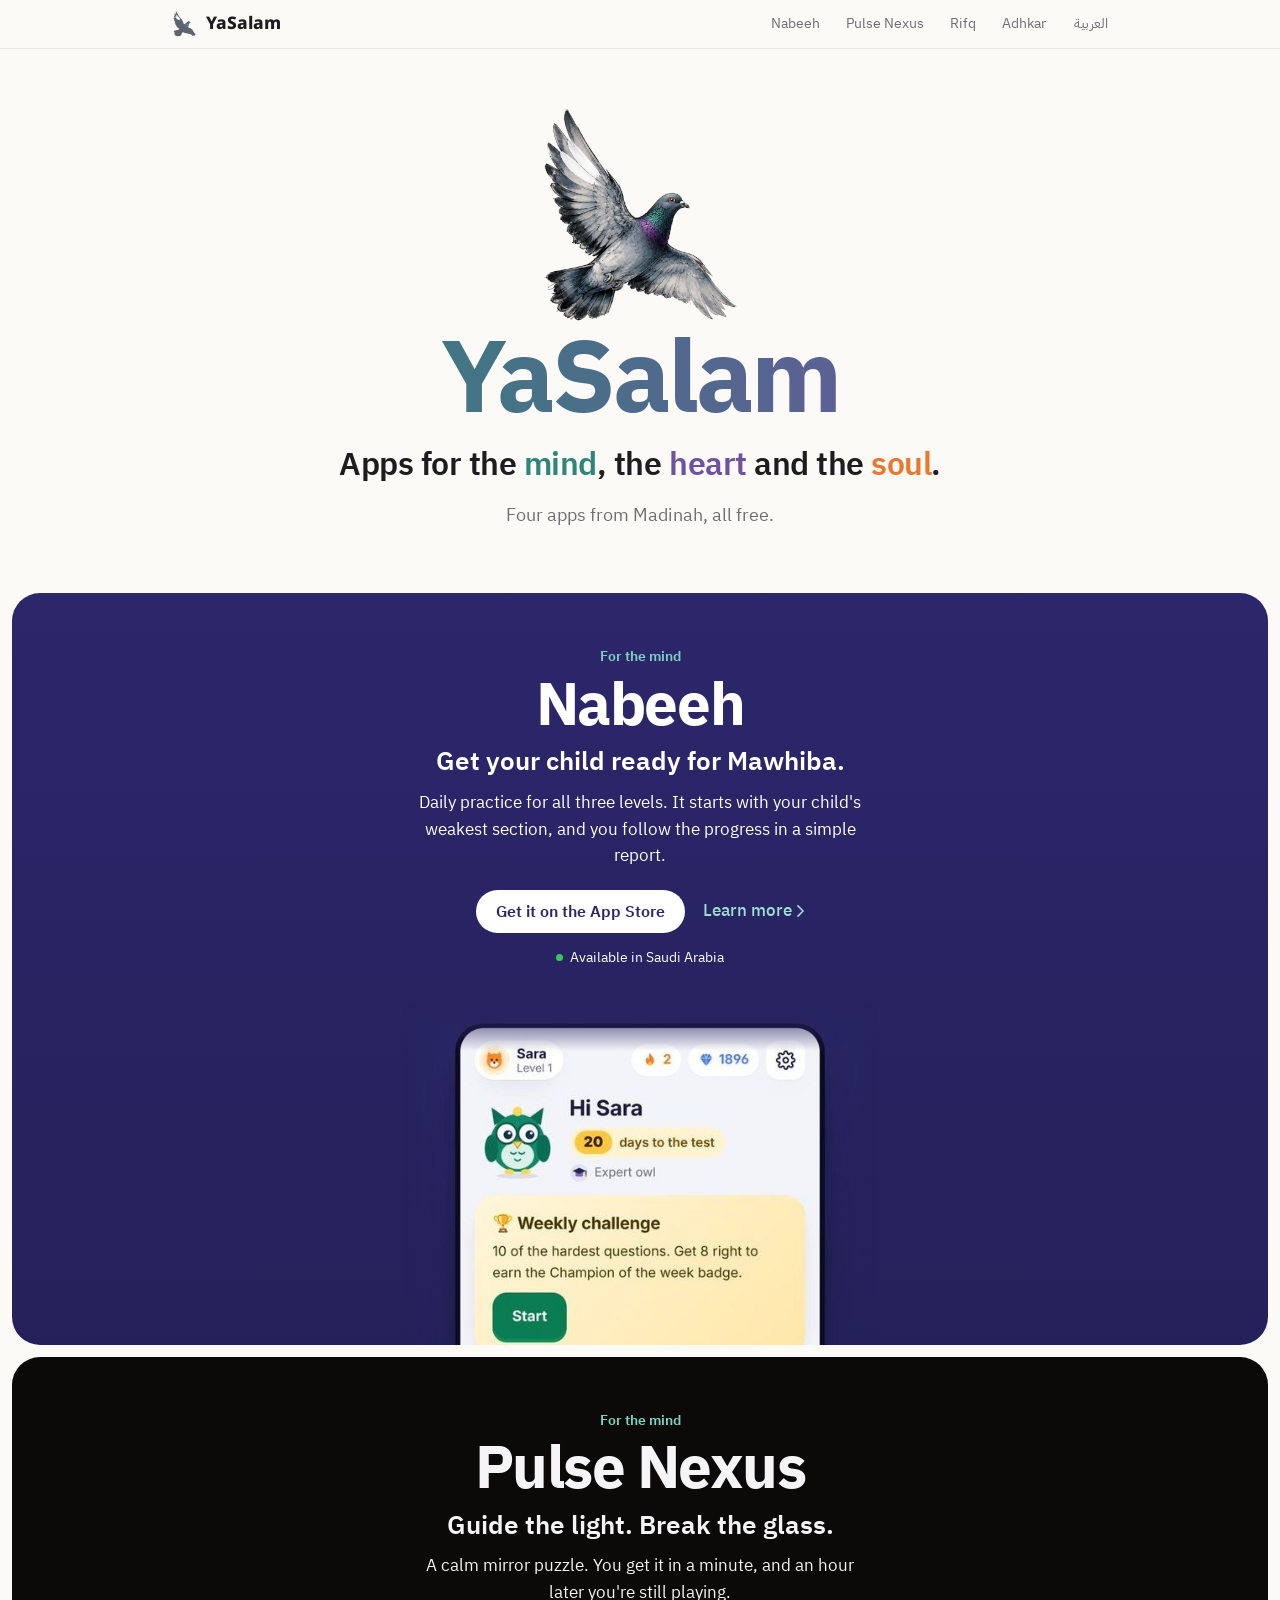
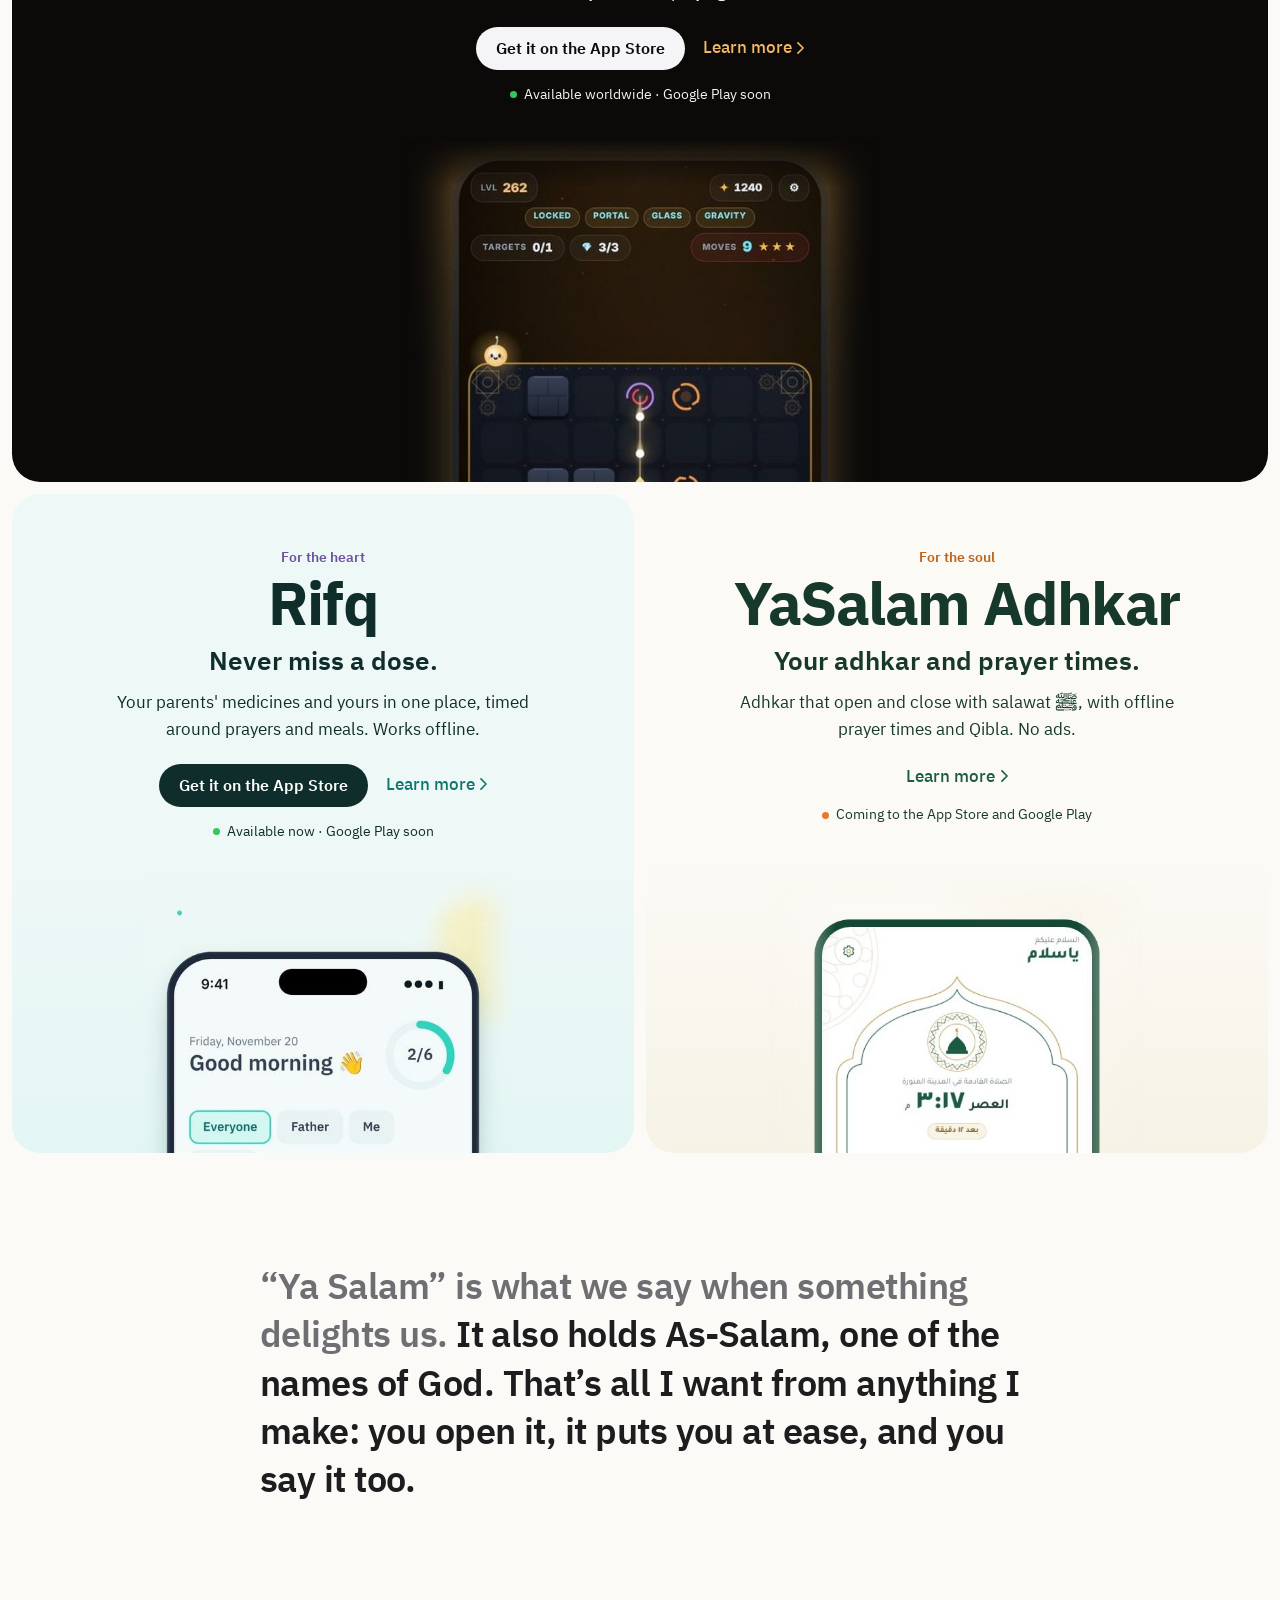
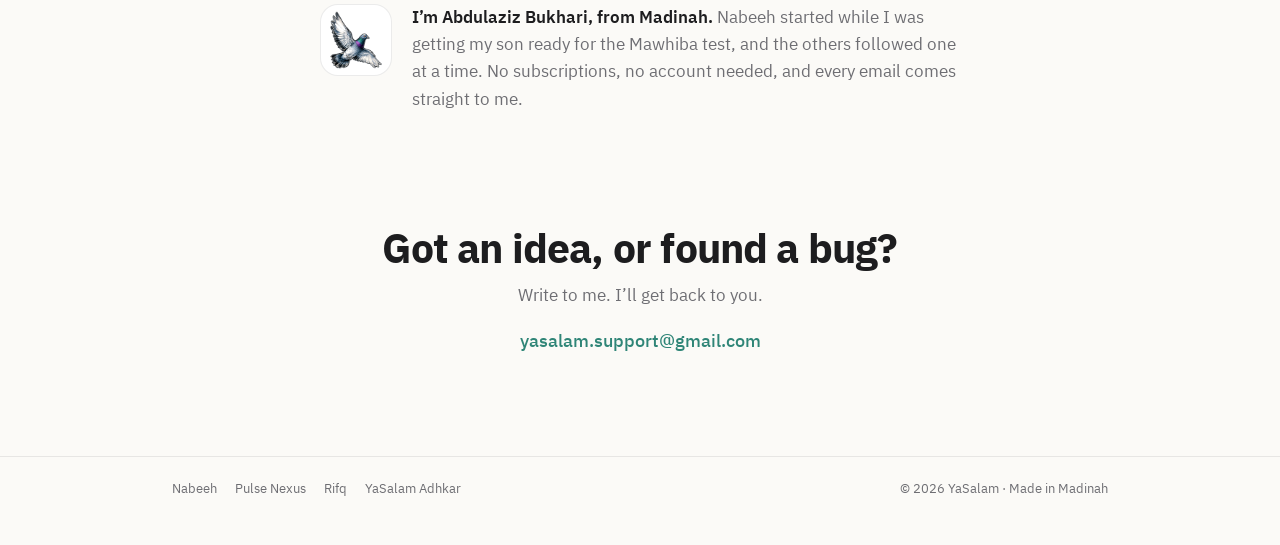
<file: index.html>
<!doctype html>
<html lang="ar" dir="rtl" data-l="ar">
<head>
<meta name="google-site-verification" content="wIbMjIijzJPXRSBT2TxEtTGvj2EUv-Tj34yz_brSvT0" />
<meta charset="utf-8">
<meta name="viewport" content="width=device-width, initial-scale=1, viewport-fit=cover">
<title>ياسلام · YaSalam — تطبيقات للعقل والقلب والروح</title>
<meta name="description" content="ياسلام: أربعة تطبيقات صغيرة من المدينة المنورة — نبيه، Pulse Nexus، رفق، وأذكار ياسلام. YaSalam: small apps for the mind, heart and soul, made in Madinah.">
<meta name="theme-color" content="#FBFAF7" media="(prefers-color-scheme: light)">
<meta name="theme-color" content="#000000" media="(prefers-color-scheme: dark)">
<meta property="og:title" content="ياسلام · YaSalam — تطبيقات للعقل والقلب والروح">
<meta property="og:description" content="نبيه · Pulse Nexus · رفق · أذكار ياسلام — For the mind, heart and soul">
<meta property="og:image" content="https://bukhaa0s-cyber.github.io/img/yasalam-512.png">
<meta property="og:type" content="website">
<link rel="icon" href="img/favicon.png?v=4">
<link rel="apple-touch-icon" href="img/apple-touch-icon.png?v=4">
<link rel="preconnect" href="https://fonts.googleapis.com">
<link rel="preconnect" href="https://fonts.gstatic.com" crossorigin>
<link href="https://fonts.googleapis.com/css2?family=IBM+Plex+Sans+Arabic:wght@400;500;600;700&family=Noto+Kufi+Arabic:wght@700;800&display=swap" rel="stylesheet">
<script>document.documentElement.classList.add('js')</script>
<script src="lang.js"></script>
<style>
/* One idea per screen. The apps carry the colour; the page stays quiet.
   Pigeon colours (teal neck, purple neck, orange eye) are used as accents only. */
:root{
  --page:#FBFAF7; --paper:#FFFFFF; --ink:#1D1D1F; --muted:#6E6E73; --hair:rgba(0,0,0,.08);
  --teal:#2F8577; --purple:#6E52A0; --eye:#E8792E; --link:#2F8577;
  --nav:rgba(251,250,247,.72);
}
@media (prefers-color-scheme:dark){
  :root{--page:#000; --paper:#111113; --ink:#F5F5F7; --muted:#A1A1A6; --hair:rgba(255,255,255,.12);
    --teal:#6CC3B5; --purple:#B29BDD; --eye:#F59A52; --link:#6CC3B5; --nav:rgba(0,0,0,.72)}
}
*{box-sizing:border-box}
html{-webkit-text-size-adjust:100%;scroll-behavior:smooth}
body{margin:0;background:var(--page);color:var(--ink);
  font:17px/1.6 -apple-system,BlinkMacSystemFont,'SF Pro Text','SF Arabic','IBM Plex Sans Arabic','Segoe UI',Roboto,sans-serif;
  -webkit-font-smoothing:antialiased}
html[data-l='ar'] body{line-height:1.75}
a{color:inherit;text-decoration:none}
img{display:block;max-width:100%}
html[data-l='ar'] .en,html[data-l='en'] .ar{display:none!important}
.kufi{font-family:'Noto Kufi Arabic','IBM Plex Sans Arabic',sans-serif}
.wrap{max-width:980px;margin:0 auto;padding:0 22px}

/* nav — thin, translucent, out of the way */
.nav{position:sticky;top:0;z-index:20;background:var(--nav);backdrop-filter:saturate(180%) blur(20px);-webkit-backdrop-filter:saturate(180%) blur(20px);border-bottom:1px solid var(--hair)}
.nav .wrap{height:48px;display:flex;align-items:center;gap:28px}
.brand{display:flex;align-items:center;gap:8px;font-weight:800;font-size:1.02em}
.brand img{width:26px;height:26px}
.links{display:flex;gap:26px;margin-inline-start:auto;font-size:.82em;color:var(--muted)}
.links a:hover{color:var(--ink)}
.lang{margin-inline-start:auto;background:none;border:0;padding:6px 0;font:inherit;font-size:.82em;color:var(--muted);cursor:pointer}
.lang:hover{color:var(--ink)}
.links+.lang{margin-inline-start:0}
@media (max-width:720px){.links{display:none}}

/* hero */
.hero{text-align:center;padding:56px 0 64px}
.hero .bird{width:min(220px,56vw);height:auto;margin:0 auto -6px}
.word{margin:0;font-size:clamp(3.6em,12vw,6em);line-height:1.15;font-weight:800;
  background:linear-gradient(90deg,var(--teal),var(--purple));-webkit-background-clip:text;background-clip:text;color:transparent}
.word .en{font-family:-apple-system,BlinkMacSystemFont,'SF Pro Display','IBM Plex Sans Arabic',sans-serif;letter-spacing:-.03em}
.tag{margin:6px 0 0;font-size:clamp(1.35em,3.6vw,1.9em);font-weight:600;line-height:1.35}
html[data-l='en'] .tag{letter-spacing:-.015em}
.tag .m{color:var(--teal)}.tag .h{color:var(--purple)}.tag .s{color:var(--eye)}
.lede{margin:14px auto 0;max-width:440px;color:var(--muted);font-size:1.05em}

/* product tiles — each app in its own colour world, phone rising from the bottom edge */
.tiles{display:grid;grid-template-columns:1fr 1fr;gap:12px;padding:0 12px}
.tile{grid-column:span 2;position:relative;overflow:hidden;border-radius:28px;text-align:center;
  padding:52px 24px 0;min-height:640px;display:flex;flex-direction:column;align-items:center;background:var(--bg);color:var(--fg)}
.tile.half{grid-column:span 1}
.eyebrow{font-size:.85em;font-weight:600;color:var(--eb);margin:0}
.tile h2{margin:2px 0 0;font-size:clamp(2.4em,6vw,3.5em);line-height:1.15;font-weight:700}
html[data-l='en'] .tile h2{letter-spacing:-.025em}
.tile .say{margin:4px 0 0;font-size:clamp(1.2em,2.6vw,1.55em);font-weight:600;line-height:1.4}
.tile .more{margin:10px auto 0;max-width:460px;font-size:.98em;opacity:.78}
.cta{display:flex;gap:18px;align-items:center;justify-content:center;flex-wrap:wrap;margin-top:20px}
.pill{display:inline-flex;align-items:center;padding:9px 20px;border-radius:999px;font-size:.92em;font-weight:600;background:var(--fg);color:var(--pt);transition:opacity .2s}
.pill:hover{opacity:.85}
.go{font-size:.98em;font-weight:500;color:var(--lk)}
.go:hover{text-decoration:underline}
.go::after{content:'';display:inline-block;width:.42em;height:.72em;margin-inline-start:.35em;background:currentColor;vertical-align:-.04em;
  -webkit-mask:url("data:image/svg+xml,%3Csvg xmlns='http://www.w3.org/2000/svg' viewBox='0 0 8 14'%3E%3Cpath d='M1 1l6 6-6 6' fill='none' stroke='%23000' stroke-width='1.8' stroke-linecap='round' stroke-linejoin='round'/%3E%3C/svg%3E") center/contain no-repeat;
          mask:url("data:image/svg+xml,%3Csvg xmlns='http://www.w3.org/2000/svg' viewBox='0 0 8 14'%3E%3Cpath d='M1 1l6 6-6 6' fill='none' stroke='%23000' stroke-width='1.8' stroke-linecap='round' stroke-linejoin='round'/%3E%3C/svg%3E") center/contain no-repeat}
html[dir=rtl] .go::after{transform:scaleX(-1)}
.go.mail::after{content:none}
.status{margin:14px 0 0;font-size:.8em;opacity:.65;display:flex;align-items:center;gap:7px}
.status i{width:7px;height:7px;border-radius:50%;background:#34C759}
.status.soon i{background:var(--eye)}
.phone{margin-top:auto;padding-top:34px;width:min(470px,94%)}
.phone img{width:100%;height:auto;
  -webkit-mask-image:linear-gradient(to right,transparent,#000 10%,#000 90%,transparent),linear-gradient(to bottom,transparent,#000 14%);
  -webkit-mask-composite:source-in;
          mask-image:linear-gradient(to right,transparent,#000 10%,#000 90%,transparent),linear-gradient(to bottom,transparent,#000 14%);
          mask-composite:intersect}
.half .phone{width:min(380px,94%)}
.t-dhikr .phone img{-webkit-mask-image:linear-gradient(to right,transparent,#000 18%,#000 82%,transparent),linear-gradient(to bottom,transparent,#000 14%);mask-image:linear-gradient(to right,transparent,#000 18%,#000 82%,transparent),linear-gradient(to bottom,transparent,#000 14%)}

.t-nabeeh{--bg:linear-gradient(180deg,#2C276B,#24215A);--fg:#fff;--pt:#2C276B;--eb:#7FD1C3;--lk:#9FE0D4}
.t-pulse{--bg:#0B0A09;--fg:#F5F5F7;--pt:#0B0A09;--eb:#7FD1C3;--lk:#F2B865}
.t-rifq{--bg:linear-gradient(180deg,#EEF8F7 55%,#E3F6F4);--fg:#0F2E2B;--pt:#fff;--eb:#6E52A0;--lk:#0F766E}
.t-dhikr{--bg:linear-gradient(180deg,#FBFAF5 55%,#F6F2E6);--fg:#17392C;--pt:#fff;--eb:#C0621F;--lk:#1A5B42}

@media (min-width:1100px){.tiles{max-width:1500px;margin:0 auto}}
@media (max-width:820px){
  .tile.half{grid-column:span 2}
  .tile{min-height:0;padding-top:44px;border-radius:22px}
  .tiles{padding:0 8px;gap:8px}
}

/* statement */
.statement{padding:110px 0 30px}
.statement p{margin:0 auto;max-width:760px;font-size:clamp(1.45em,3.4vw,2.1em);font-weight:600;line-height:1.5}
html[data-l='en'] .statement p{letter-spacing:-.015em;line-height:1.35}
.statement .dim{color:var(--muted)}

/* maker */
.maker{padding:70px 0 40px}
.maker .card{max-width:640px;margin:0 auto;display:grid;grid-template-columns:72px 1fr;gap:20px;align-items:start}
.maker img{width:72px;height:72px;border-radius:18px;background:var(--paper);border:1px solid var(--hair);padding:6px}
.maker p{margin:0;color:var(--muted)}
.maker p b{color:var(--ink);font-weight:600}
.maker .sig{margin-top:10px;color:var(--ink);font-weight:600}

/* contact */
.contact{text-align:center;padding:70px 0 100px}
.contact h2{margin:0;font-size:clamp(1.7em,4vw,2.4em);font-weight:700;line-height:1.3}
html[data-l='en'] .contact h2{letter-spacing:-.02em}
.contact p{margin:6px 0 18px;color:var(--muted)}
.contact .go{color:var(--link);font-size:1.08em}

footer{border-top:1px solid var(--hair);padding:22px 0 44px;font-size:.78em;color:var(--muted)}
footer .row{display:flex;flex-wrap:wrap;gap:8px 22px;justify-content:space-between}
footer nav{display:flex;flex-wrap:wrap;gap:6px 18px}
footer a:hover{color:var(--ink)}

/* quiet entrance */
.js .rv{opacity:0;transform:translateY(28px);transition:opacity .9s ease,transform .9s cubic-bezier(.2,.7,.2,1)}
.js .rv.in{opacity:1;transform:none}
@media (prefers-reduced-motion:reduce){*{transition:none!important;scroll-behavior:auto!important}.js .rv{opacity:1;transform:none}}
::selection{background:var(--eye);color:#fff}
:focus-visible{outline:2px solid var(--eye);outline-offset:3px;border-radius:6px}
</style>
</head>
<body>

<header class="nav"><div class="wrap">
  <a class="brand kufi" href="./">
    <picture><source srcset="img/yasalam-mark-dark.svg?v=4" media="(prefers-color-scheme: dark)"><img src="img/yasalam-mark.svg?v=4" alt="" width="26" height="26"></picture>
    <span class="ar">ياسلام</span><span class="en">YaSalam</span>
  </a>
  <nav class="links">
    <a href="#nabeeh"><span class="ar">نبيه</span><span class="en">Nabeeh</span></a>
    <a href="#pulse">Pulse Nexus</a>
    <a href="#rifq"><span class="ar">رفق</span><span class="en">Rifq</span></a>
    <a href="#adhkar"><span class="ar">الأذكار</span><span class="en">Adhkar</span></a>
  </nav>
  <button class="lang" onclick="toggleLang()"><span class="ar">English</span><span class="en">العربية</span></button>
</div></header>

<main>

<section class="hero"><div class="wrap">
  <img class="bird rv" src="img/pigeon.png?v=3" alt="حمامة من حمام الحرم · A Haram pigeon" width="220" height="220">
  <h1 class="word kufi rv"><span class="ar">ياسلام</span><span class="en">YaSalam</span></h1>
  <p class="tag rv"><span class="ar">تطبيقات <span class="m">للعقل</span>، و<span class="h">القلب</span>، و<span class="s">الروح</span>.</span><span class="en">Apps for the <span class="m">mind</span>, the <span class="h">heart</span> and the <span class="s">soul</span>.</span></p>
  <p class="lede rv"><span class="ar">أربعة تطبيقات من المدينة المنورة، وكلها مجانية.</span><span class="en">Four apps from Madinah, all free.</span></p>
</div></section>

<div class="tiles">

  <article class="tile t-nabeeh" id="nabeeh">
    <p class="eyebrow rv"><span class="ar">للعقل</span><span class="en">For the mind</span></p>
    <h2 class="rv"><span class="ar">نبيه</span><span class="en">Nabeeh</span></h2>
    <p class="say rv"><span class="ar">جهّز طفلك لاختبار موهبة.</span><span class="en">Get your child ready for Mawhiba.</span></p>
    <p class="more rv"><span class="ar">تمرين يومي للمستويات الثلاثة، يبدأ من أضعف قسم عند طفلك، وتتابع تقدّمه في تقرير بسيط.</span><span class="en">Daily practice for all three levels. It starts with your child's weakest section, and you follow the progress in a simple report.</span></p>
    <div class="cta rv">
      <a class="pill" href="https://apps.apple.com/sa/app/id6826632743" rel="noopener"><span class="ar">حمّله من App Store</span><span class="en">Get it on the App Store</span></a>
      <a class="go" href="/nabeeh/"><span class="ar">اعرف أكثر</span><span class="en">Learn more</span></a>
    </div>
    <p class="status rv"><i></i><span class="ar">متاح في السعودية</span><span class="en">Available in Saudi Arabia</span></p>
    <div class="phone rv"><img class="ar" src="img/phone-nabeeh-ar.jpg" alt="شاشة نبيه الرئيسية" width="560" height="408" loading="lazy"><img class="en" src="img/phone-nabeeh-en.jpg" alt="Nabeeh home screen" width="560" height="408" loading="lazy"></div>
  </article>

  <article class="tile t-pulse" id="pulse">
    <p class="eyebrow rv"><span class="ar">للعقل</span><span class="en">For the mind</span></p>
    <h2 class="rv">Pulse Nexus</h2>
    <p class="say rv"><span class="ar">وجّه الضوء. حطّم الزجاج.</span><span class="en">Guide the light. Break the glass.</span></p>
    <p class="more rv"><span class="ar">لغز مرايا هادئ. تفهمه في دقيقة، وبعد ساعة تنتبه أنك ما زلت تلعب.</span><span class="en">A calm mirror puzzle. You get it in a minute, and an hour later you're still playing.</span></p>
    <div class="cta rv">
      <a class="pill" href="https://apps.apple.com/app/id6828459834" rel="noopener"><span class="ar">حمّلها من App Store</span><span class="en">Get it on the App Store</span></a>
      <a class="go" href="/pulse-nexus-site/"><span class="ar">اعرف أكثر</span><span class="en">Learn more</span></a>
    </div>
    <p class="status rv"><i></i><span class="ar">متاحة حول العالم · قريباً على Google Play</span><span class="en">Available worldwide · Google Play soon</span></p>
    <div class="phone rv"><img class="ar" src="img/phone-pulse-nexus-ar.jpg" alt="مرحلة من Pulse Nexus" width="560" height="408" loading="lazy"><img class="en" src="img/phone-pulse-nexus-en.jpg" alt="A Pulse Nexus level" width="560" height="408" loading="lazy"></div>
  </article>

  <article class="tile half t-rifq" id="rifq">
    <p class="eyebrow rv"><span class="ar">للقلب</span><span class="en">For the heart</span></p>
    <h2 class="rv"><span class="ar">رفق</span><span class="en">Rifq</span></h2>
    <p class="say rv"><span class="ar">لا تفوّت جرعة.</span><span class="en">Never miss a dose.</span></p>
    <p class="more rv"><span class="ar">أدويتك وأدوية والديك في مكان واحد، بمواعيد على الصلاة والوجبات. ويعمل بدون إنترنت.</span><span class="en">Your parents' medicines and yours in one place, timed around prayers and meals. Works offline.</span></p>
    <div class="cta rv">
      <a class="pill" href="https://apps.apple.com/app/id6829280280" rel="noopener"><span class="ar">حمّله من App Store</span><span class="en">Get it on the App Store</span></a>
      <a class="go" href="/rifq-app/"><span class="ar">اعرف أكثر</span><span class="en">Learn more</span></a>
    </div>
    <p class="status rv"><i></i><span class="ar">متاح الآن · قريباً على Google Play</span><span class="en">Available now · Google Play soon</span></p>
    <div class="phone rv"><img class="ar" src="img/phone-rifq-ar.jpg" alt="شاشة رفق" width="560" height="408" loading="lazy"><img class="en" src="img/phone-rifq-en.jpg" alt="Rifq screen" width="560" height="408" loading="lazy"></div>
  </article>

  <article class="tile half t-dhikr" id="adhkar">
    <p class="eyebrow rv"><span class="ar">للروح</span><span class="en">For the soul</span></p>
    <h2 class="rv"><span class="ar">أذكار ياسلام</span><span class="en">YaSalam Adhkar</span></h2>
    <p class="say rv"><span class="ar">أذكارك ومواقيت صلاتك.</span><span class="en">Your adhkar and prayer times.</span></p>
    <p class="more rv"><span class="ar">أذكار تبدأ وتُختم بالصلاة على النبي ﷺ، ومواقيت وقبلة بدون إنترنت. وبلا إعلانات.</span><span class="en">Adhkar that open and close with salawat ﷺ, with offline prayer times and Qibla. No ads.</span></p>
    <div class="cta rv">
      <a class="go" href="/yasalam-app/"><span class="ar">اعرف أكثر</span><span class="en">Learn more</span></a>
    </div>
    <p class="status soon rv"><i></i><span class="ar">قريباً على App Store وGoogle Play</span><span class="en">Coming to the App Store and Google Play</span></p>
    <div class="phone rv"><img src="img/phone-yasalam-app-ar.jpg" alt="شاشة أذكار ياسلام · YaSalam Adhkar screen" width="560" height="408" loading="lazy"></div>
  </article>

</div>

<section class="statement"><div class="wrap">
  <p class="rv"><span class="ar"><span class="dim">«ياسلام» نقولها حين يعجبنا شيء.</span> وفيها «السلام»، اسم من أسماء الله الحسنى. وهذا كل ما أريده من أي تطبيق أصنعه: تفتحه، فيريحك، فتقولها.</span><span class="en"><span class="dim">“Ya Salam” is what we say when something delights us.</span> It also holds As-Salam, one of the names of God. That’s all I want from anything I make: you open it, it puts you at ease, and you say it too.</span></p>
</div></section>

<section class="maker"><div class="wrap">
  <div class="card rv">
    <img src="img/pigeon-160.png" alt="" width="72" height="72">
    <div>
      <p><span class="ar"><b>أنا عبدالعزيز بخاري، من المدينة المنورة.</b> بدأت بنبيه وأنا أجهّز ولدي لاختبار موهبة، ثم جاءت البقية واحداً بعد الآخر. لا اشتراكات، ولا حساب مطلوب، وكل رسالة على البريد تصلني أنا.</span><span class="en"><b>I’m Abdulaziz Bukhari, from Madinah.</b> Nabeeh started while I was getting my son ready for the Mawhiba test, and the others followed one at a time. No subscriptions, no account needed, and every email comes straight to me.</span></p>
    </div>
  </div>
</div></section>

<section class="contact" id="contact"><div class="wrap rv">
  <h2><span class="ar">عندك فكرة، أو وجدت مشكلة؟</span><span class="en">Got an idea, or found a bug?</span></h2>
  <p><span class="ar">اكتب لي، وأرد عليك.</span><span class="en">Write to me. I’ll get back to you.</span></p>
  <a class="go mail" href="mailto:yasalam.support@gmail.com?subject=YaSalam"><span dir="ltr">yasalam.support@gmail.com</span></a>
</div></section>

</main>

<footer><div class="wrap row">
  <nav>
    <a href="/nabeeh/"><span class="ar">نبيه</span><span class="en">Nabeeh</span></a>
    <a href="/pulse-nexus-site/">Pulse Nexus</a>
    <a href="/rifq-app/"><span class="ar">رفق</span><span class="en">Rifq</span></a>
    <a href="/yasalam-app/"><span class="ar">أذكار ياسلام</span><span class="en">YaSalam Adhkar</span></a>
  </nav>
  <span>© 2026 <span class="ar">ياسلام · صُنع في المدينة المنورة</span><span class="en">YaSalam · Made in Madinah</span></span>
</div></footer>

<script>
(function(){
  var els=document.querySelectorAll('.rv');
  if(!('IntersectionObserver' in window)){els.forEach(function(e){e.classList.add('in')});return}
  var io=new IntersectionObserver(function(es){es.forEach(function(e){if(e.isIntersecting){e.target.classList.add('in');io.unobserve(e.target)}})},{rootMargin:'0px 0px -8% 0px'});
  els.forEach(function(e){io.observe(e)});
})();
</script>
</body>
</html>
</file>
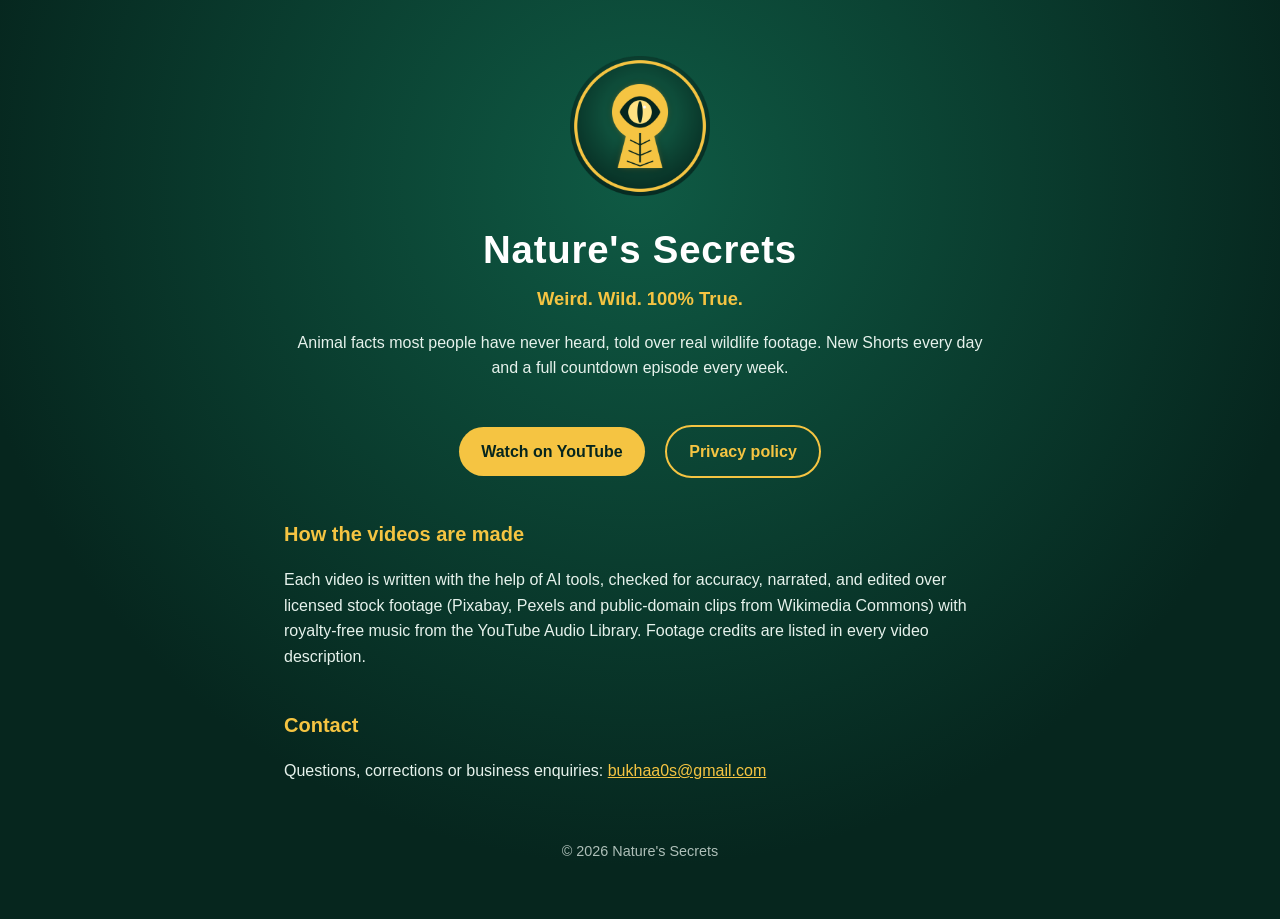
<file: natures-secrets/index.html>
<!DOCTYPE html>
<html lang="en">
<head>
<meta charset="utf-8"><meta name="viewport" content="width=device-width,initial-scale=1">
<title>Nature's Secrets – Weird. Wild. 100% True.</title>
<meta name="description" content="Nature's Secrets is a YouTube channel about weird, wild and 100% true animal facts, with real footage.">
<link rel="icon" href="logo.png"><link rel="stylesheet" href="style.css">
</head>
<body><main>
<section class="hero">
  <img src="logo.png" alt="Nature's Secrets logo">
  <h1>Nature's Secrets</h1>
  <p class="tag">Weird. Wild. 100% True.</p>
  <p>Animal facts most people have never heard, told over real wildlife footage.
  New Shorts every day and a full countdown episode every week.</p>
  <a class="btn" href="https://www.youtube.com/@ONatureSecrets">Watch on YouTube</a>
  <a class="btn ghost" href="privacy.html">Privacy policy</a>
</section>
<h2>How the videos are made</h2>
<p>Each video is written with the help of AI tools, checked for accuracy, narrated, and edited
over licensed stock footage (Pixabay, Pexels and public-domain clips from Wikimedia Commons)
with royalty-free music from the YouTube Audio Library. Footage credits are listed in every
video description.</p>
<h2>Contact</h2>
<p>Questions, corrections or business enquiries: <a href="mailto:bukhaa0s@gmail.com">bukhaa0s@gmail.com</a></p>
<footer>© 2026 Nature's Secrets</footer>
</main></body>
</html>
</file>
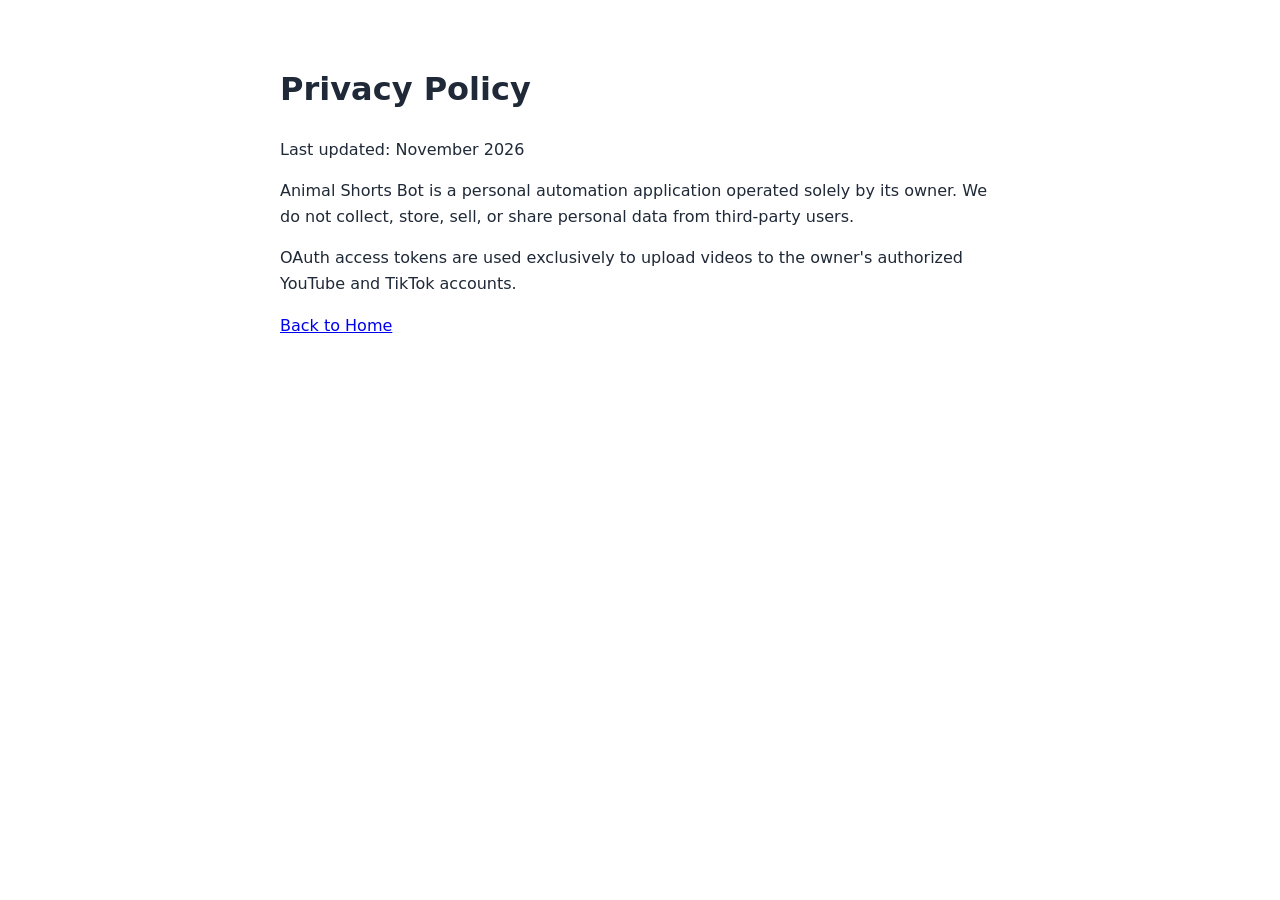
<file: privacy.html>
<!DOCTYPE html>
<html lang="en">
<head>
  <meta charset="UTF-8">
  <title>Privacy Policy - Animal Shorts Bot</title>
  <style>
    body { font-family: system-ui, sans-serif; max-width: 720px; margin: 4rem auto; padding: 0 1rem; line-height: 1.6; color: #1f2937; }
  </style>
</head>
<body>
  <h1>Privacy Policy</h1>
  <p>Last updated: November 2026</p>
  <p>Animal Shorts Bot is a personal automation application operated solely by its owner. We do not collect, store, sell, or share personal data from third-party users.</p>
  <p>OAuth access tokens are used exclusively to upload videos to the owner's authorized YouTube and TikTok accounts.</p>
  <p><a href="index.html">Back to Home</a></p>
</body>
</html>
</file>
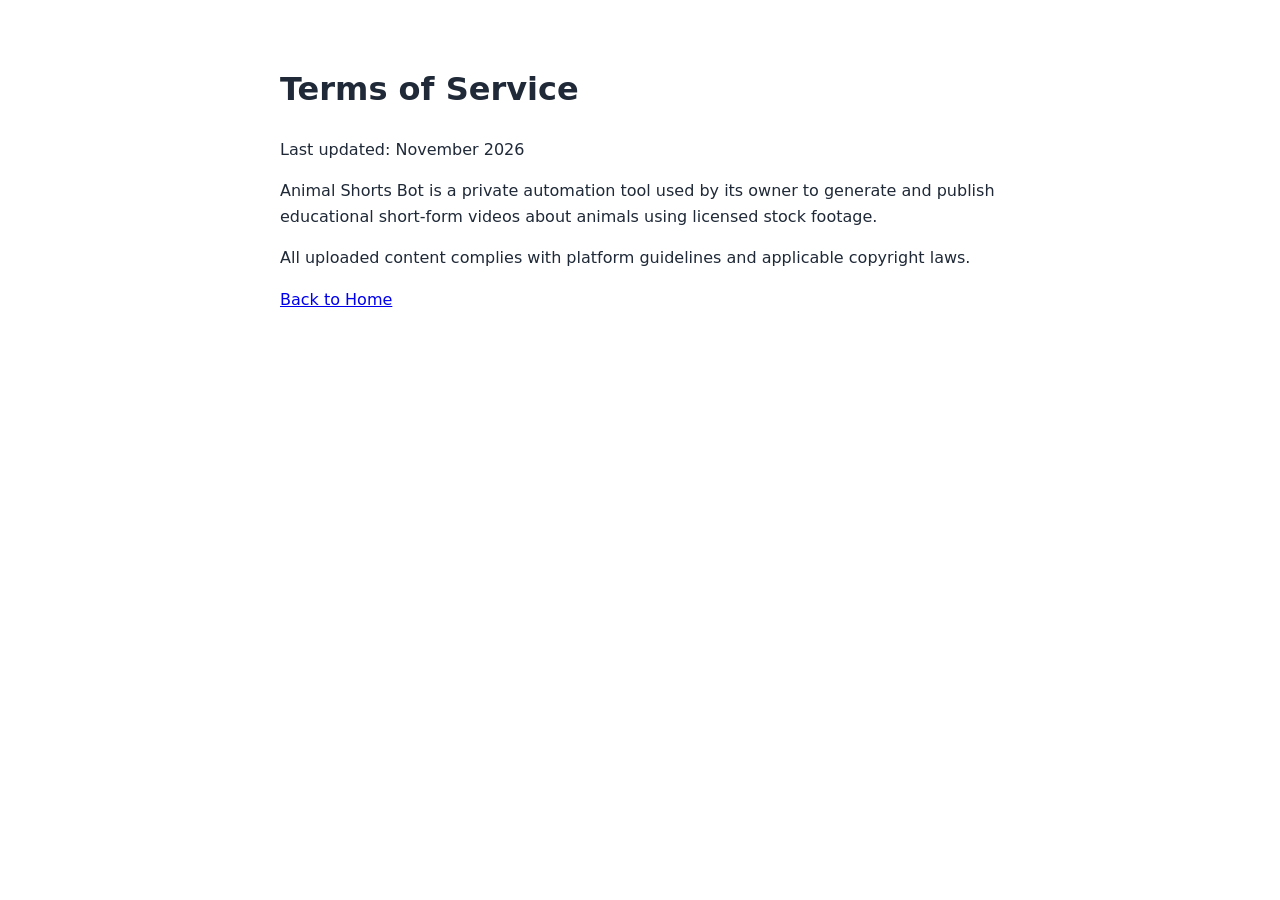
<file: terms.html>
<!DOCTYPE html>
<html lang="en">
<head>
  <meta charset="UTF-8">
  <title>Terms of Service - Animal Shorts Bot</title>
  <style>
    body { font-family: system-ui, sans-serif; max-width: 720px; margin: 4rem auto; padding: 0 1rem; line-height: 1.6; color: #1f2937; }
  </style>
</head>
<body>
  <h1>Terms of Service</h1>
  <p>Last updated: November 2026</p>
  <p>Animal Shorts Bot is a private automation tool used by its owner to generate and publish educational short-form videos about animals using licensed stock footage.</p>
  <p>All uploaded content complies with platform guidelines and applicable copyright laws.</p>
  <p><a href="index.html">Back to Home</a></p>
</body>
</html>
</file>
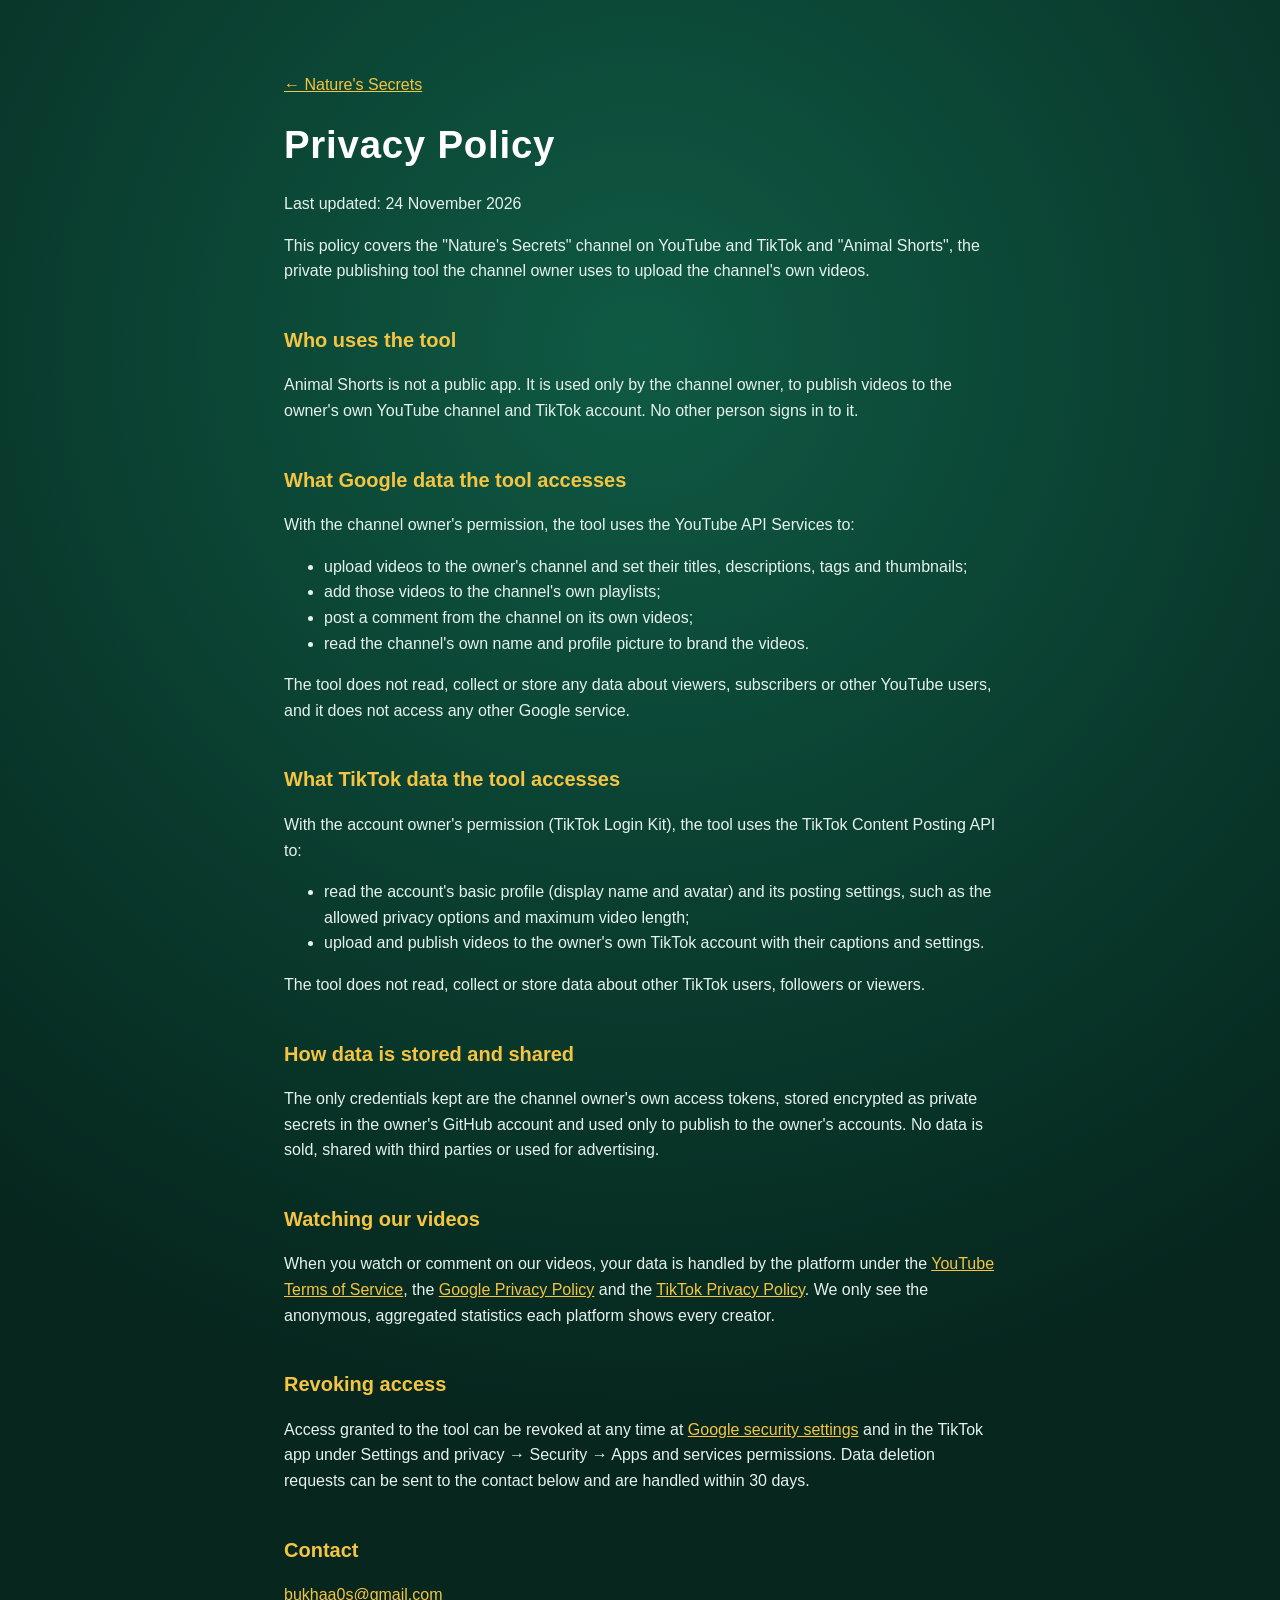
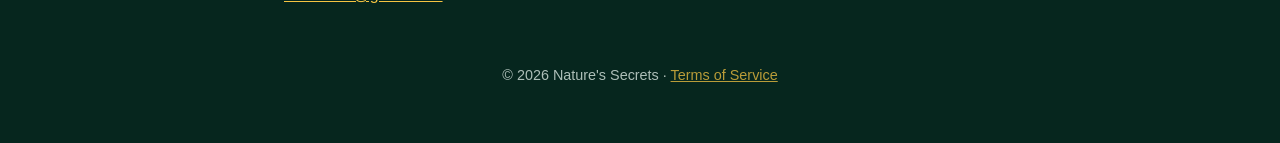
<file: natures-secrets/privacy.html>
<!DOCTYPE html>
<html lang="en">
<head>
<meta charset="utf-8"><meta name="viewport" content="width=device-width,initial-scale=1">
<title>Privacy Policy – Nature's Secrets</title>
<link rel="icon" href="logo.png"><link rel="stylesheet" href="style.css">
</head>
<body><main>
<p><a href="./">← Nature's Secrets</a></p>
<h1>Privacy Policy</h1>
<p>Last updated: 24 November 2026</p>

<p>This policy covers the "Nature's Secrets" channel on YouTube and TikTok and "Animal Shorts", the
private publishing tool the channel owner uses to upload the channel's own videos.</p>

<h2>Who uses the tool</h2>
<p>Animal Shorts is not a public app. It is used only by the channel owner, to publish videos to
the owner's own YouTube channel and TikTok account. No other person signs in to it.</p>

<h2>What Google data the tool accesses</h2>
<p>With the channel owner's permission, the tool uses the YouTube API Services to:</p>
<ul>
<li>upload videos to the owner's channel and set their titles, descriptions, tags and thumbnails;</li>
<li>add those videos to the channel's own playlists;</li>
<li>post a comment from the channel on its own videos;</li>
<li>read the channel's own name and profile picture to brand the videos.</li>
</ul>
<p>The tool does not read, collect or store any data about viewers, subscribers or other YouTube
users, and it does not access any other Google service.</p>

<h2>What TikTok data the tool accesses</h2>
<p>With the account owner's permission (TikTok Login Kit), the tool uses the TikTok Content Posting
API to:</p>
<ul>
<li>read the account's basic profile (display name and avatar) and its posting settings, such as
the allowed privacy options and maximum video length;</li>
<li>upload and publish videos to the owner's own TikTok account with their captions and settings.</li>
</ul>
<p>The tool does not read, collect or store data about other TikTok users, followers or viewers.</p>

<h2>How data is stored and shared</h2>
<p>The only credentials kept are the channel owner's own access tokens, stored encrypted as private
secrets in the owner's GitHub account and used only to publish to the owner's accounts.
No data is sold, shared with third parties or used for advertising.</p>

<h2>Watching our videos</h2>
<p>When you watch or comment on our videos, your data is handled by the platform under the
<a href="https://www.youtube.com/t/terms">YouTube Terms of Service</a>, the
<a href="https://policies.google.com/privacy">Google Privacy Policy</a> and the
<a href="https://www.tiktok.com/legal/page/row/privacy-policy/en">TikTok Privacy Policy</a>.
We only see the anonymous, aggregated statistics each platform shows every creator.</p>

<h2>Revoking access</h2>
<p>Access granted to the tool can be revoked at any time at
<a href="https://myaccount.google.com/permissions">Google security settings</a> and in the TikTok
app under Settings and privacy → Security → Apps and services permissions. Data deletion requests
can be sent to the contact below and are handled within 30 days.</p>

<h2>Contact</h2>
<p><a href="mailto:bukhaa0s@gmail.com">bukhaa0s@gmail.com</a></p>
<footer>© 2026 Nature's Secrets · <a href="terms.html">Terms of Service</a></footer>
</main></body>
</html>
</file>
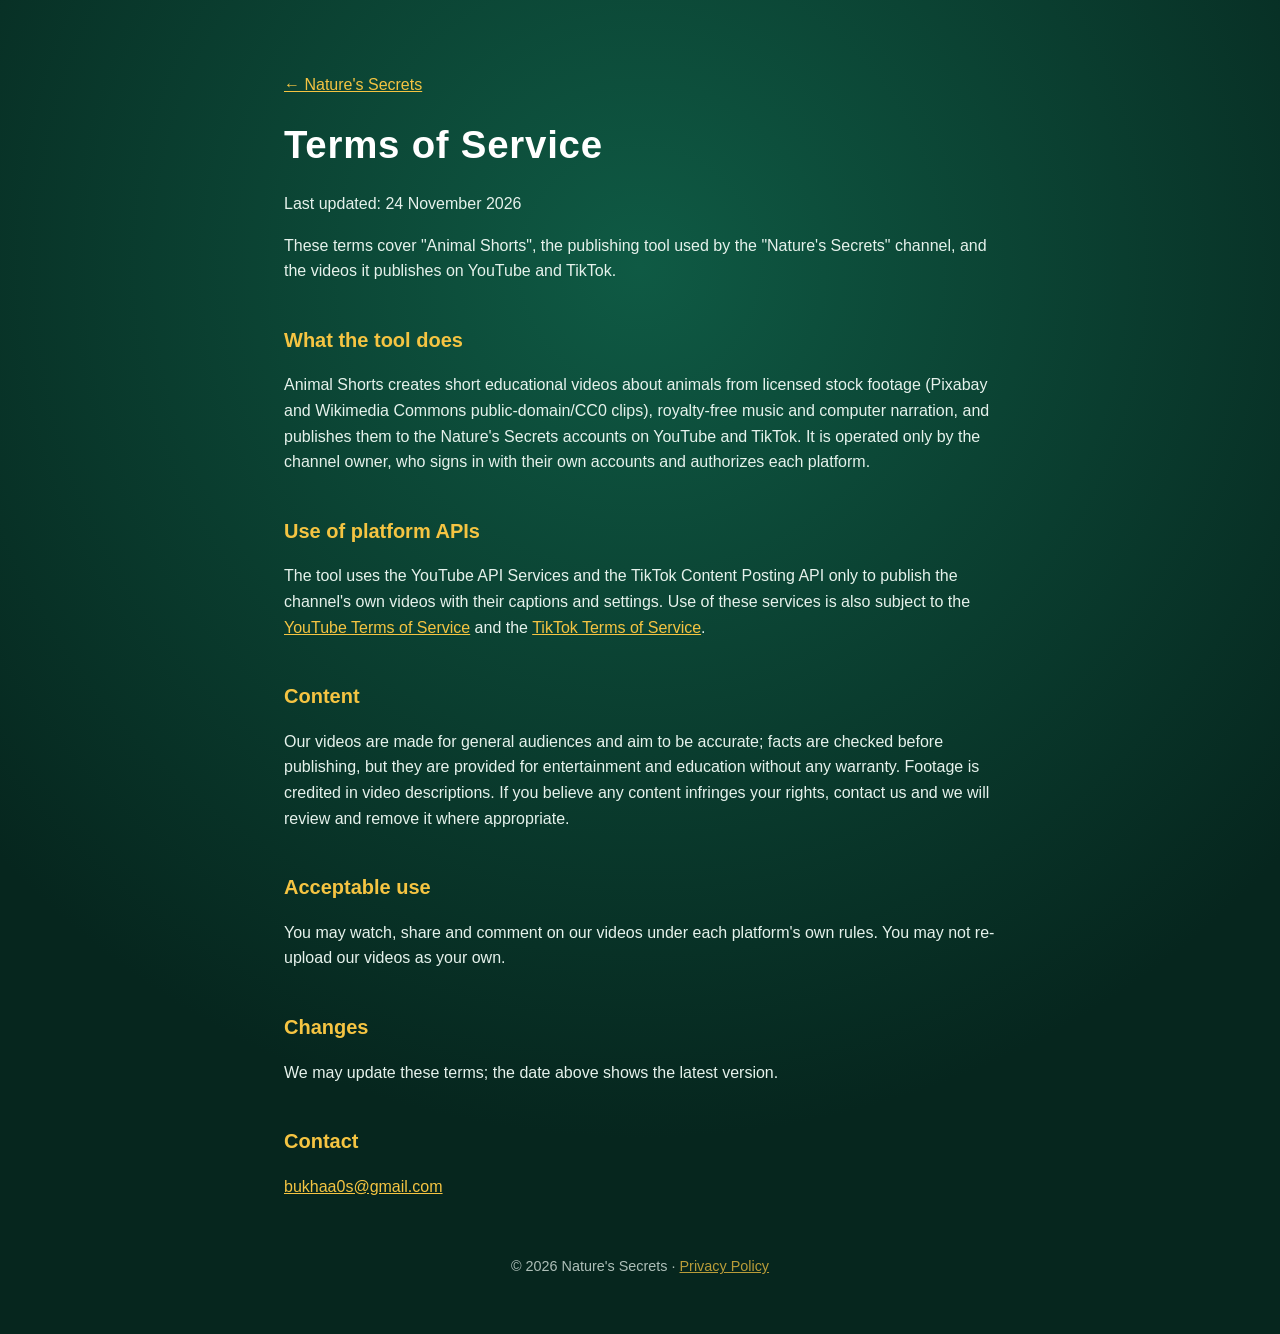
<file: natures-secrets/terms.html>
<!DOCTYPE html>
<html lang="en">
<head>
<meta charset="utf-8"><meta name="viewport" content="width=device-width,initial-scale=1">
<title>Terms of Service – Nature's Secrets</title>
<link rel="icon" href="logo.png"><link rel="stylesheet" href="style.css">
</head>
<body><main>
<p><a href="./">← Nature's Secrets</a></p>
<h1>Terms of Service</h1>
<p>Last updated: 24 November 2026</p>

<p>These terms cover "Animal Shorts", the publishing tool used by the "Nature's Secrets" channel,
and the videos it publishes on YouTube and TikTok.</p>

<h2>What the tool does</h2>
<p>Animal Shorts creates short educational videos about animals from licensed stock footage
(Pixabay and Wikimedia Commons public-domain/CC0 clips), royalty-free music and computer narration,
and publishes them to the Nature's Secrets accounts on YouTube and TikTok. It is operated only by
the channel owner, who signs in with their own accounts and authorizes each platform.</p>

<h2>Use of platform APIs</h2>
<p>The tool uses the YouTube API Services and the TikTok Content Posting API only to publish the
channel's own videos with their captions and settings. Use of these services is also subject to the
<a href="https://www.youtube.com/t/terms">YouTube Terms of Service</a> and the
<a href="https://www.tiktok.com/legal/page/row/terms-of-service/en">TikTok Terms of Service</a>.</p>

<h2>Content</h2>
<p>Our videos are made for general audiences and aim to be accurate; facts are checked before
publishing, but they are provided for entertainment and education without any warranty. Footage is
credited in video descriptions. If you believe any content infringes your rights, contact us and we
will review and remove it where appropriate.</p>

<h2>Acceptable use</h2>
<p>You may watch, share and comment on our videos under each platform's own rules. You may not
re-upload our videos as your own.</p>

<h2>Changes</h2>
<p>We may update these terms; the date above shows the latest version.</p>

<h2>Contact</h2>
<p><a href="mailto:bukhaa0s@gmail.com">bukhaa0s@gmail.com</a></p>
<footer>© 2026 Nature's Secrets · <a href="privacy.html">Privacy Policy</a></footer>
</main></body>
</html>
</file>
<file: natures-secrets/style.css>
:root{--g:#06261e;--g2:#0f5a44;--gold:#f5c442;--t:#e6f2ec}
*{box-sizing:border-box}body{margin:0;font-family:-apple-system,Segoe UI,Roboto,Arial,sans-serif;background:radial-gradient(circle at 50% 20%,var(--g2),var(--g) 70%);color:var(--t);min-height:100vh;line-height:1.6}
main{max-width:760px;margin:0 auto;padding:56px 24px}
.hero{text-align:center}.hero img{width:140px;height:140px}
h1{font-size:2.4rem;margin:.4em 0 .1em;color:#fff;letter-spacing:.02em}h2{color:var(--gold);margin-top:2em;font-size:1.25rem}
.tag{color:var(--gold);font-weight:600;font-size:1.15rem;margin:0}
a{color:var(--gold)}.btn{display:inline-block;margin:28px 8px 0;padding:12px 22px;border-radius:999px;background:var(--gold);color:var(--g);font-weight:700;text-decoration:none}
.btn.ghost{background:transparent;color:var(--gold);border:2px solid var(--gold)}
footer{margin-top:56px;font-size:.9rem;opacity:.75;text-align:center}
</file>
